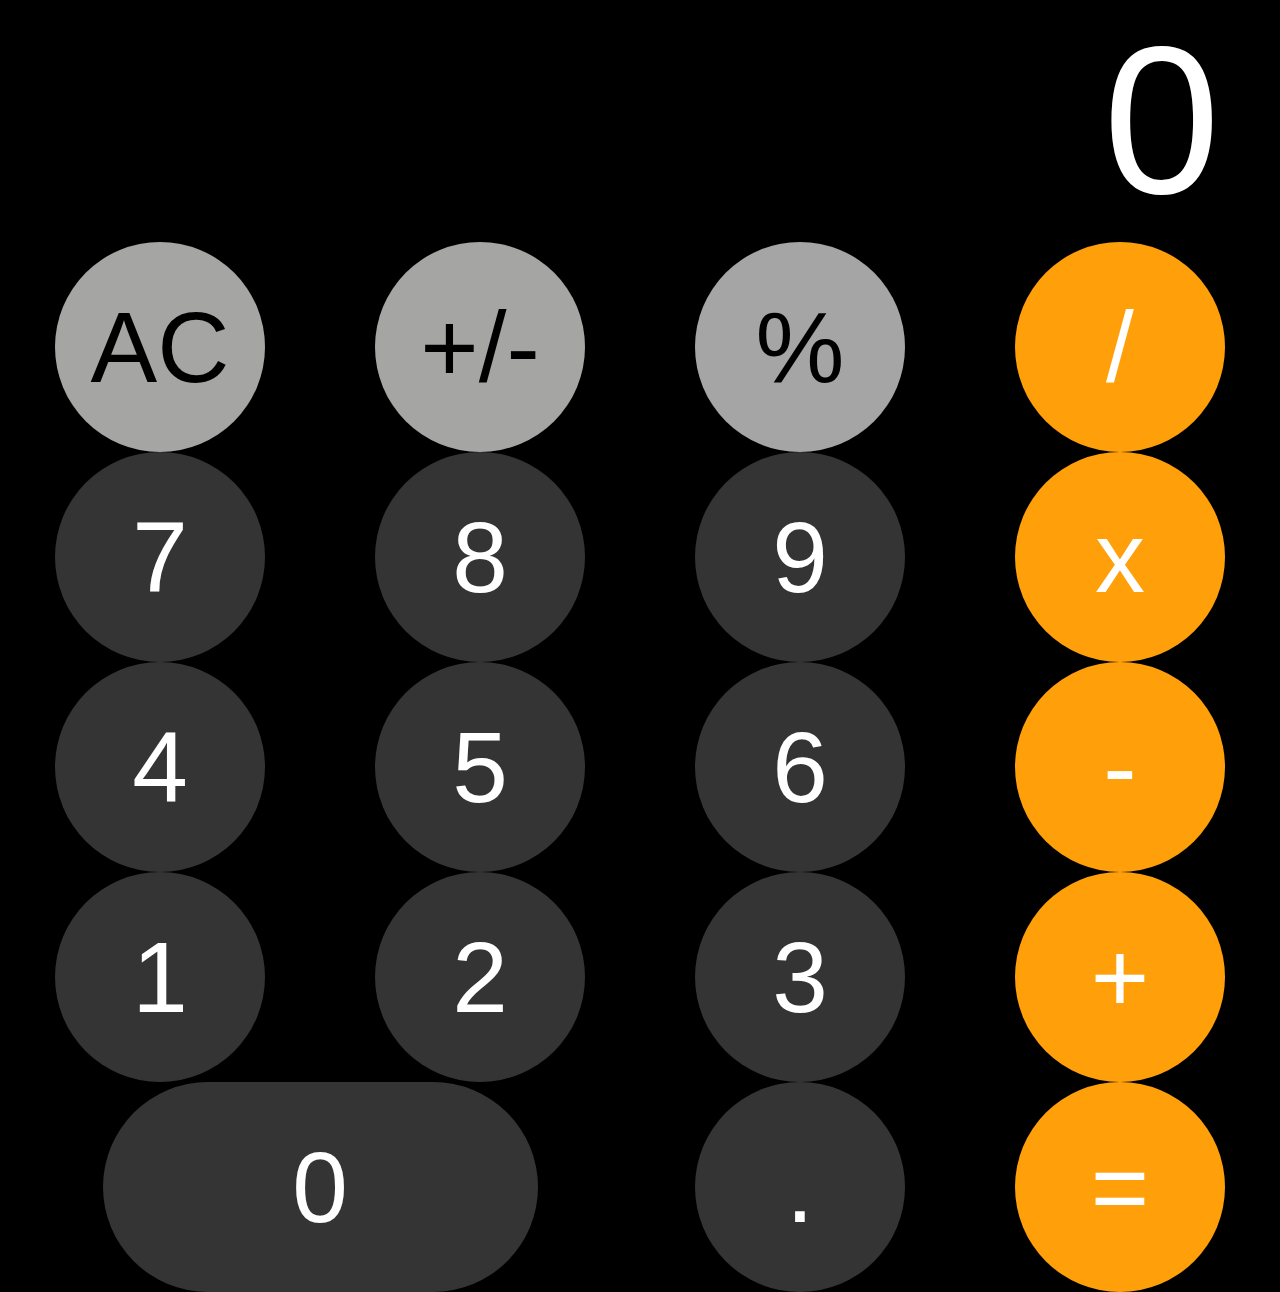
<file: Apple Calculator/index.html>
<!DOCTYPE html>
<html lang="en">
<head>
    <meta charset="UTF-8">
    <meta name="viewport" content="width=device-width, initial-scale=1.0">
    <title>IOS Calculator</title>

    <link rel="stylesheet" href="style.css" />
</head>
<body>
    <div class="container">
        <div class="result">
            <span>0</span>
        </div>
        
        <div class="buttons">
            <button class="item item1 clear">AC</button>
            <button class="item item1 negative" value="+/\">+/-</button>
            <button class="item percent sign" value="%">%</button>
            <button class="item item2 sign" value="/">/</button>
            <button class="item numbers" value="7">7</button>
            <button class="item numbers" value="8">8</button>
            <button class="item numbers" value="9">9</button>
            <button class="item item2 sign" value="x">x</button>
            <button class="item numbers" value="4">4</button>
            <button class="item numbers" value="5">5</button>
            <button class="item numbers" value="6">6</button>
            <button class="item item2 sign" value="-">-</button>
            <button class="item numbers" value="1">1</button>
            <button class="item numbers" value="2">2</button>
            <button class="item numbers" value="3">3</button>
            <button class="item item2 sign" value="+">+</button>
            <button class="item numbers numberZero" value="0">0</button>
            <button class="item period">.</button> <!--What am I going to do with this period button?-->
            <button class="item item2 equals" value="equals">=</button>
        </div>

    </div>

    <script src="index.js"></script>
</body>
</html>
</file>
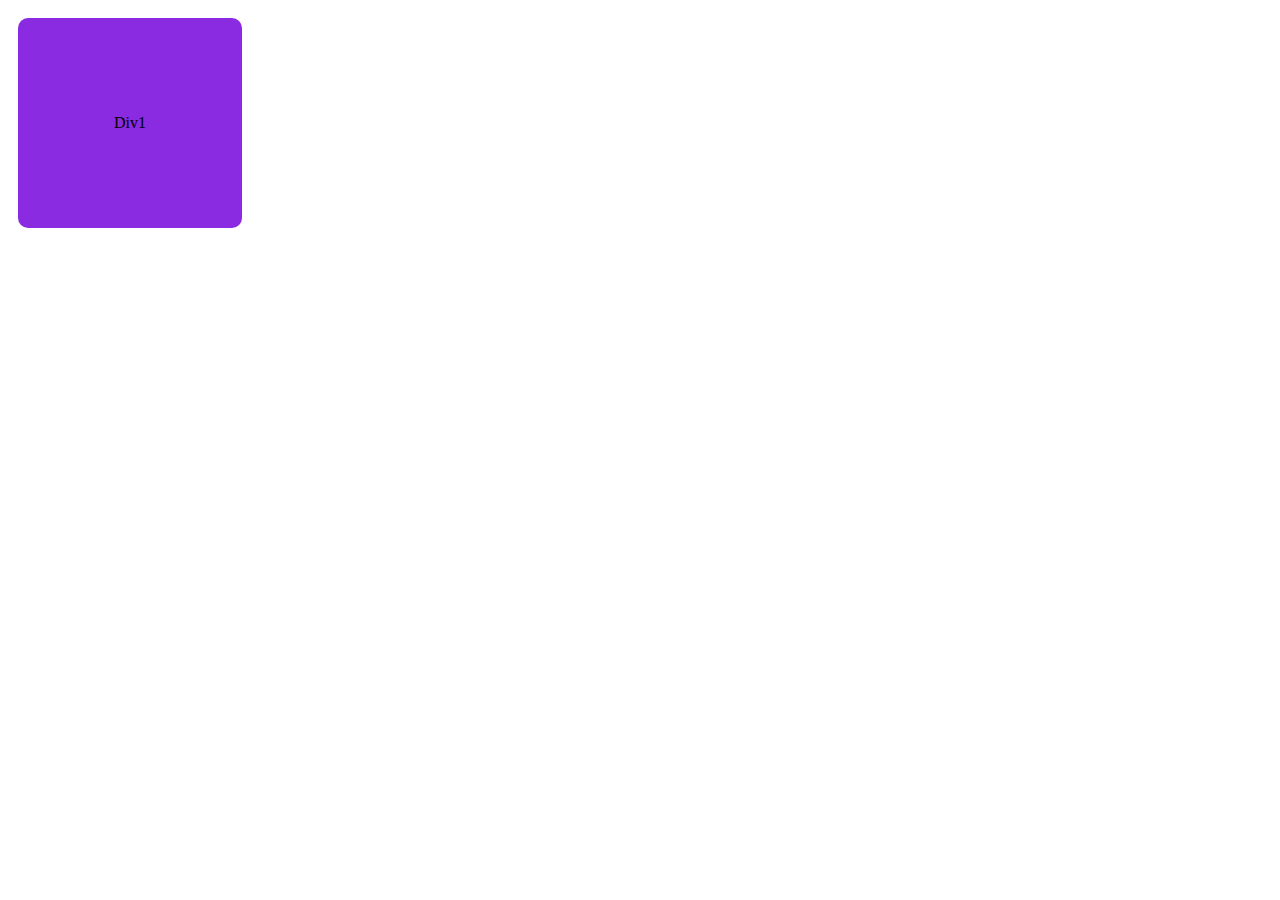
<file: Elements/shapes/index.html>
<!DOCTYPE html>
<html lang="en">
<head>
    <meta charset="UTF-8">
    <meta name="viewport" content="width=device-width, initial-scale=1.0">
    <title>experimenting for CSS</title>

    <link rel="stylesheet" href="style.css" />
</head>
<body>
    <div class="div1">Div1</div>
    <div class="div2"></div>
    <div class="div3"></div>
    <div class="div4"></div>
    <div class="div5"></div>
    <div class="div6"></div>
</body>
</html>
</file>
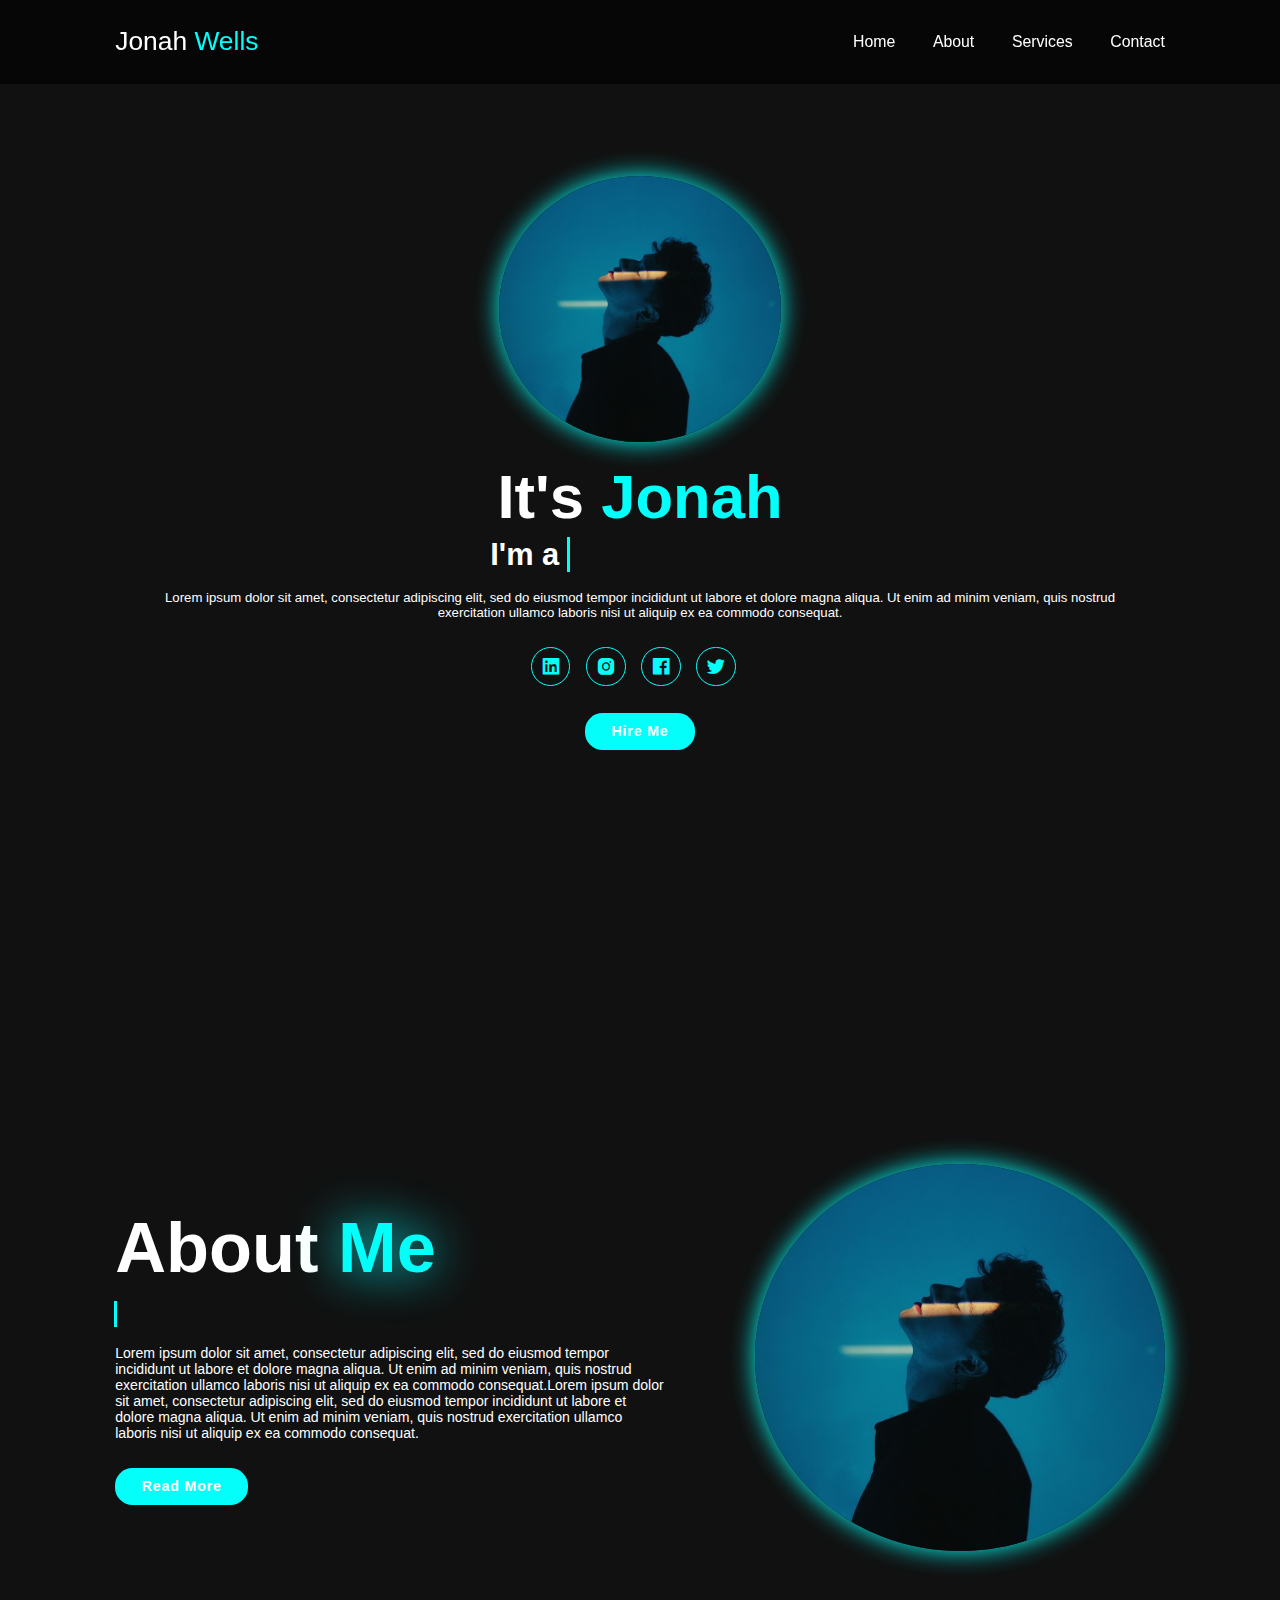
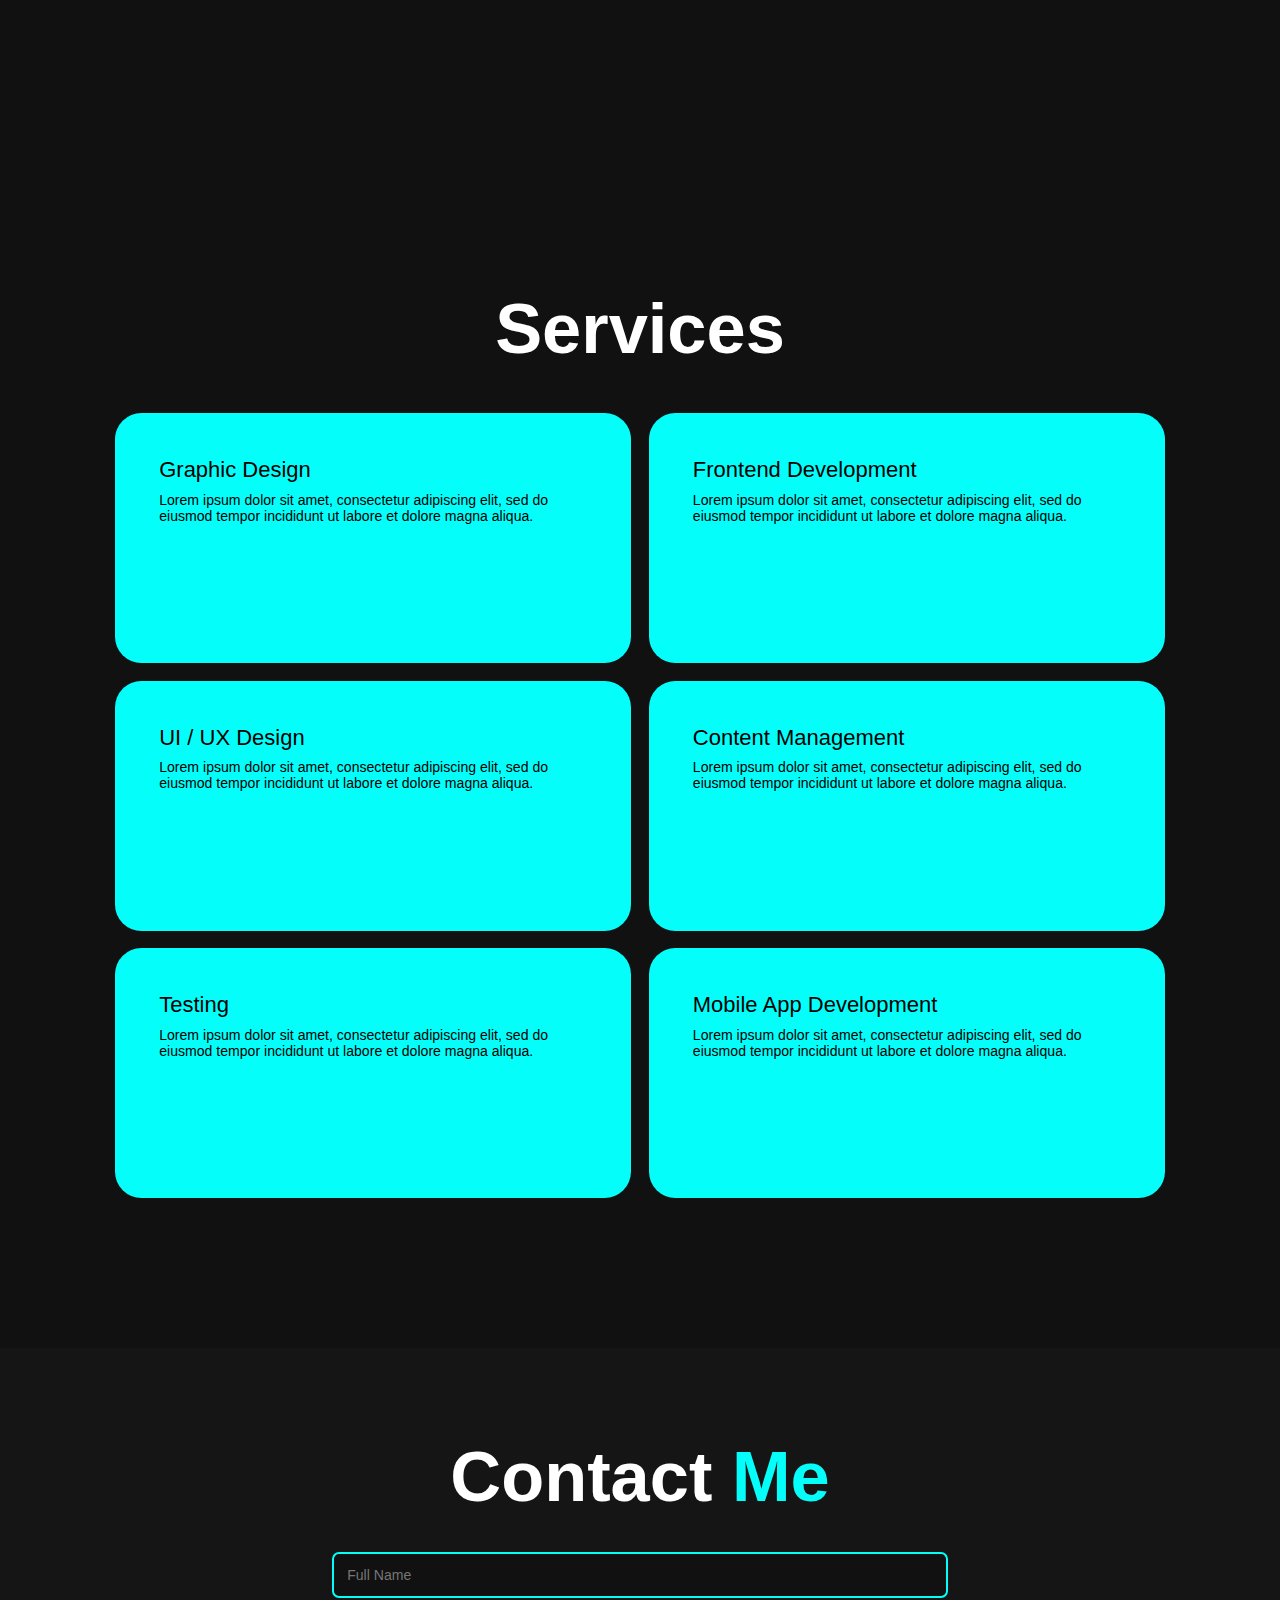
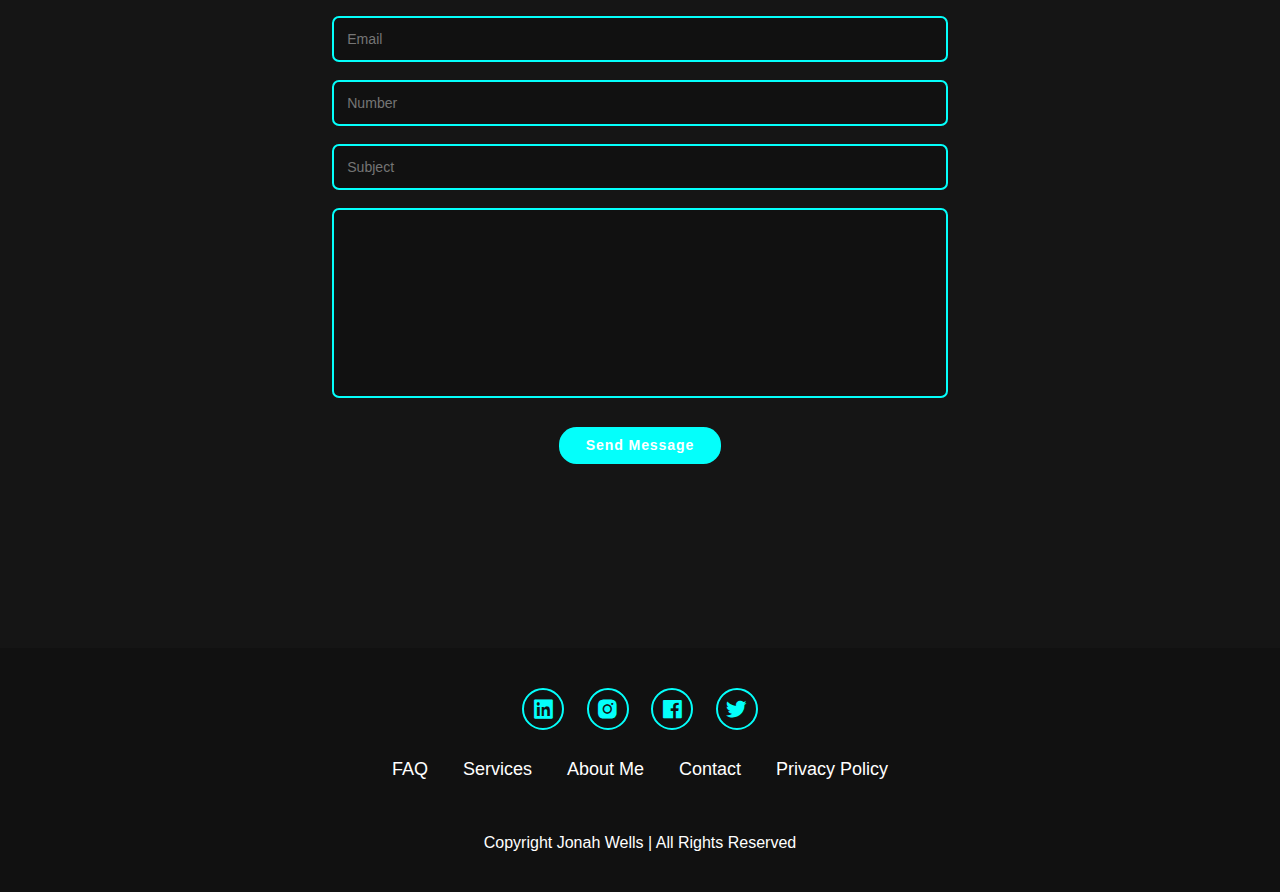
<file: Follow-along/cool-portfolio/index.html>
<!DOCTYPE html>
<html lang="en">
  <head>
    <meta charset="UTF-8" />
    <meta name="viewport" content="width=device-width, initial-scale=1.0" />
    <title>Cool Portfolio - Tutorial</title>
    <link rel="stylesheet" href="style.css" />
    <link
      href="https://unpkg.com/boxicons@2.1.4/css/boxicons.min.css"
      rel="stylesheet"
    />
  </head>
  <body>
    <header class="header">
      <a href="#home" class="logo">Jonah <span>Wells</span></a>

      <i class="bx bx-menu" id="menu-icon"></i>

      <nav class="navbar">
        <a href="#home">Home</a>
        <a href="#about">About</a>
        <a href="#services">Services</a>
        <a href="#contact">Contact</a>
      </nav>
    </header>

    <section class="home" id="home">
      <div class="home-img">
        <img src="image.jpg" alt="" />
      </div>

      <div class="home-content">
        <h1>It's <span>Jonah</span></h1>
        <h3 class="text-animation">I'm a <span></span></h3>

        <p>
          Lorem ipsum dolor sit amet, consectetur adipiscing elit, sed do
          eiusmod tempor incididunt ut labore et dolore magna aliqua. Ut enim ad
          minim veniam, quis nostrud exercitation ullamco laboris nisi ut
          aliquip ex ea commodo consequat.
        </p>

        <div class="social-icons">
          <a href="#"><i class="bx bxl-linkedin-square"></i></a>
          <a href="#"><i class="bx bxl-instagram-alt"></i></a>
          <a href="#"><i class='bx bxl-facebook-square' ></i></i></a>
          <a href="#"><i class="bx bxl-twitter"></i></a>
        </div>

        <a href="#" class="btn">Hire Me</a>
      </div>
    </section>

    <section class="about" id="about">
      <div class="about-content">
        <h2 class="heading">About <span>Me</span></h2>
        <h3 class="text-animation"><span></span></h3>
        <p>Lorem ipsum dolor sit amet, consectetur adipiscing elit, sed do
          eiusmod tempor incididunt ut labore et dolore magna aliqua. Ut enim ad
          minim veniam, quis nostrud exercitation ullamco laboris nisi ut
          aliquip ex ea commodo consequat.Lorem ipsum dolor sit amet, consectetur adipiscing elit, sed do
          eiusmod tempor incididunt ut labore et dolore magna aliqua. Ut enim ad
          minim veniam, quis nostrud exercitation ullamco laboris nisi ut
          aliquip ex ea commodo consequat.</p>
          <a href="#" class="btn">Read More</a>
      </div>
      <div class="about-img">
        <img src="image.jpg" alt="">
      </div>
    </section>

    <section class="services" id="services">
      <h2 class="heading">Services</h2>
      <div class="services-container">
        <div class="service-box">
          <div class="service-info">
            <h4>Graphic Design</h4>
            <p>Lorem ipsum dolor sit amet, consectetur adipiscing elit, sed do
              eiusmod tempor incididunt ut labore et dolore magna aliqua.</p>
          </div>
        </div>
        <div class="service-box">
          <div class="service-info">
            <h4>Frontend Development</h4>
            <p>Lorem ipsum dolor sit amet, consectetur adipiscing elit, sed do
              eiusmod tempor incididunt ut labore et dolore magna aliqua.</p>
          </div>
        </div>
        <div class="service-box">
          <div class="service-info">
            <h4>UI / UX Design</h4>
            <p>Lorem ipsum dolor sit amet, consectetur adipiscing elit, sed do
              eiusmod tempor incididunt ut labore et dolore magna aliqua.</p>
          </div>
        </div>
        <div class="service-box">
          <div class="service-info">
            <h4>Content Management</h4>
            <p>Lorem ipsum dolor sit amet, consectetur adipiscing elit, sed do
              eiusmod tempor incididunt ut labore et dolore magna aliqua.</p>
          </div>
        </div>
        <div class="service-box">
          <div class="service-info">
            <h4>Testing</h4>
            <p>Lorem ipsum dolor sit amet, consectetur adipiscing elit, sed do
              eiusmod tempor incididunt ut labore et dolore magna aliqua.</p>
          </div>
        </div>
        <div class="service-box">
          <div class="service-info">
            <h4>Mobile App Development</h4>
            <p>Lorem ipsum dolor sit amet, consectetur adipiscing elit, sed do
              eiusmod tempor incididunt ut labore et dolore magna aliqua.</p>
          </div>
        </div>
      </div>
    </section>

    <section class="contact" id="contact">
      <h2 class="heading">Contact <span>Me</span></h2>

      <form action="#">
        <div class="input-box">
          <input type="text" placeholder="Full Name">
        <input type="email" placeholder="Email">
      </div>
      <div class="input-box">
        <input type="number" placeholder="Number">
        <input type="text" placeholder="Subject">
      </div>

      <textarea name="" id="" cols="30" rows="10" placeholder="Your Message">
      </textarea>
      <input type="submit" value="Send Message" class="btn">
      </form>
    </section>
    
    <footer class="footer">
      <div class="social">
        <a href="#"><i class="bx bxl-linkedin-square"></i></a>
          <a href="#"><i class="bx bxl-instagram-alt"></i></a>
          <a href="#"><i class='bx bxl-facebook-square' ></i></i></a>
          <a href="#"><i class="bx bxl-twitter"></i></a>
      </div>
      <ul class="list">
        <li>
          <a href="#">FAQ</a>
        </li>
        <li>
          <a href="#">Services</a>
        </li>
        <li>
          <a href="#">About Me</a>
        </li>
        <li>
          <a href="#">Contact</a>
        </li>
        <li>
          <a href="#">Privacy Policy</a>
        </li>
      </ul>
      <p class="copyright">
        Copyright Jonah Wells | All Rights Reserved
      </p>
    </footer>

    <script src="script.js"></script>
  </body>
</html>
</file>
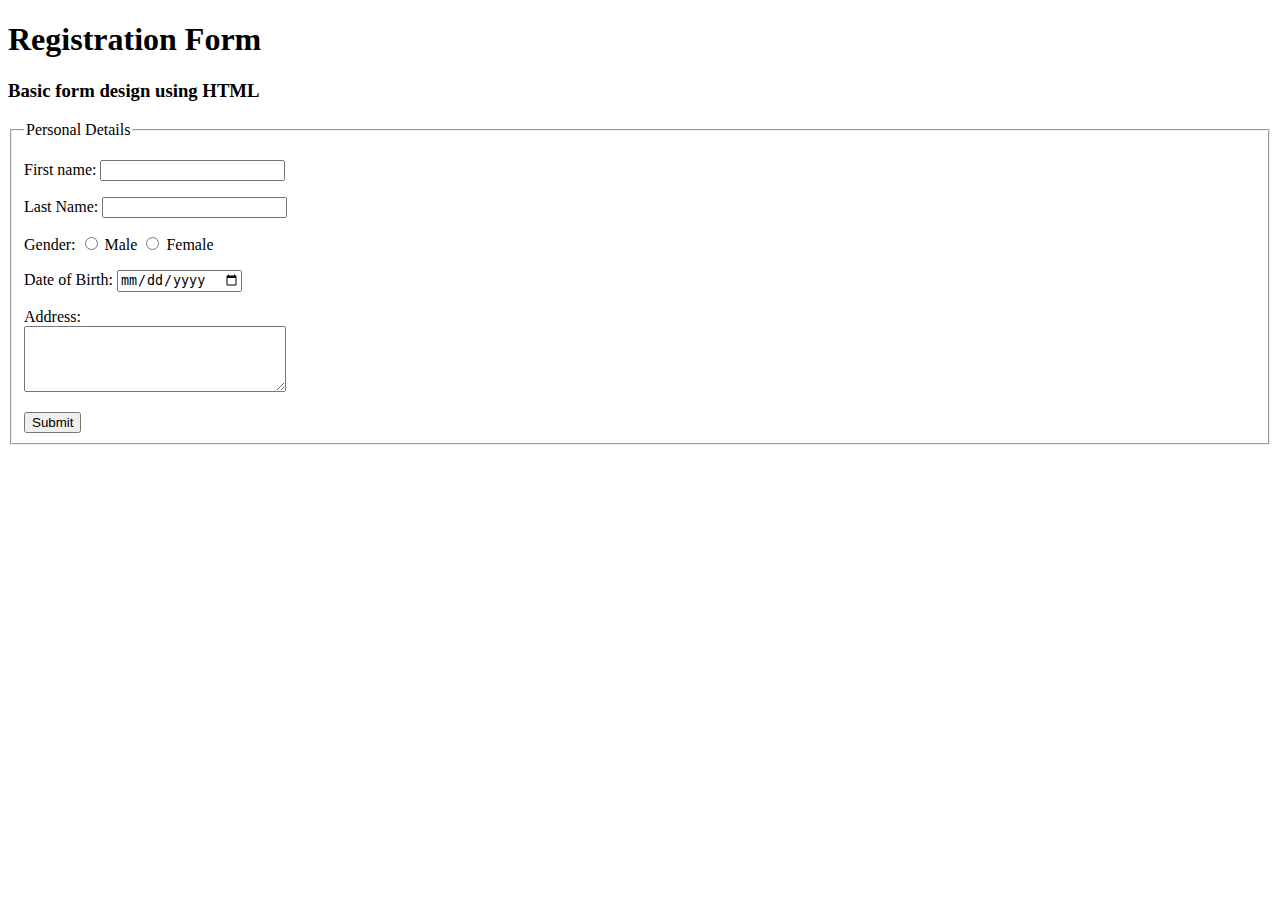
<file: Web Projects/Practice/index.html>
<!DOCTYPE html>
<html lang="en">
    <head>
        <title>Basic Personal Information</title>
    </head>

<body>
    <h1>Registration Form</h1>
    <h3>Basic form design using HTML </h3>

    <form action="#">
        <fieldset>
            <legend>Personal Details</legend>
            <p>
                <label>First name: <input name="firstName"> </label>
            </p>

            <p>
                <label>Last Name: <input name="lastName"></label>
            </p>

            <p>
                <label>Gender: <input type="radio" name="gender" value="male"/> Male
                                <input type="radio" name="gender" value="female"/> Female</label>
            </p>

            <p>
                <label>Date of Birth: <input type="date" name="date" value="date"></label>
            </p>

            <p>
                <label>Address:</label><br>
                <textarea name="address" cols="30" rows="4"></textarea>
            </p>

            <button type="submit">Submit </button>
        </fieldset>

    </form>

</body>

</html>
</file>
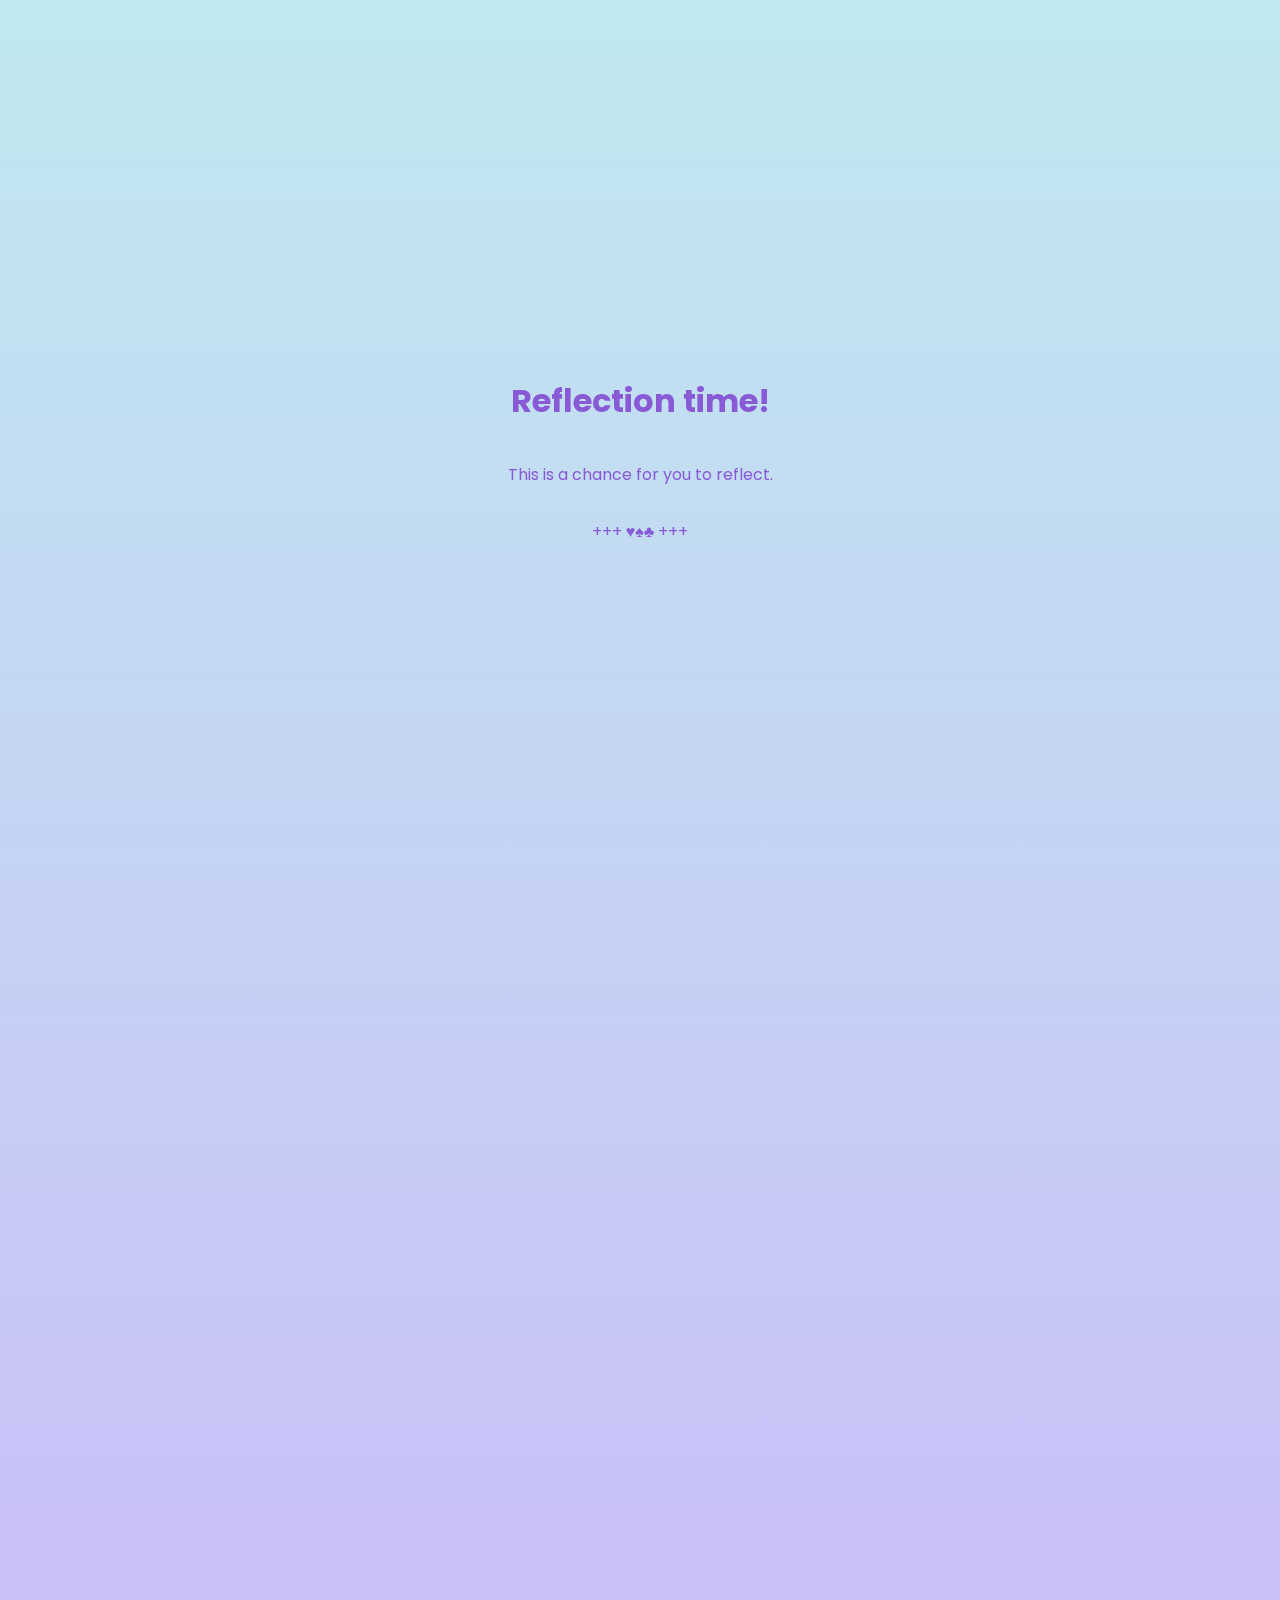
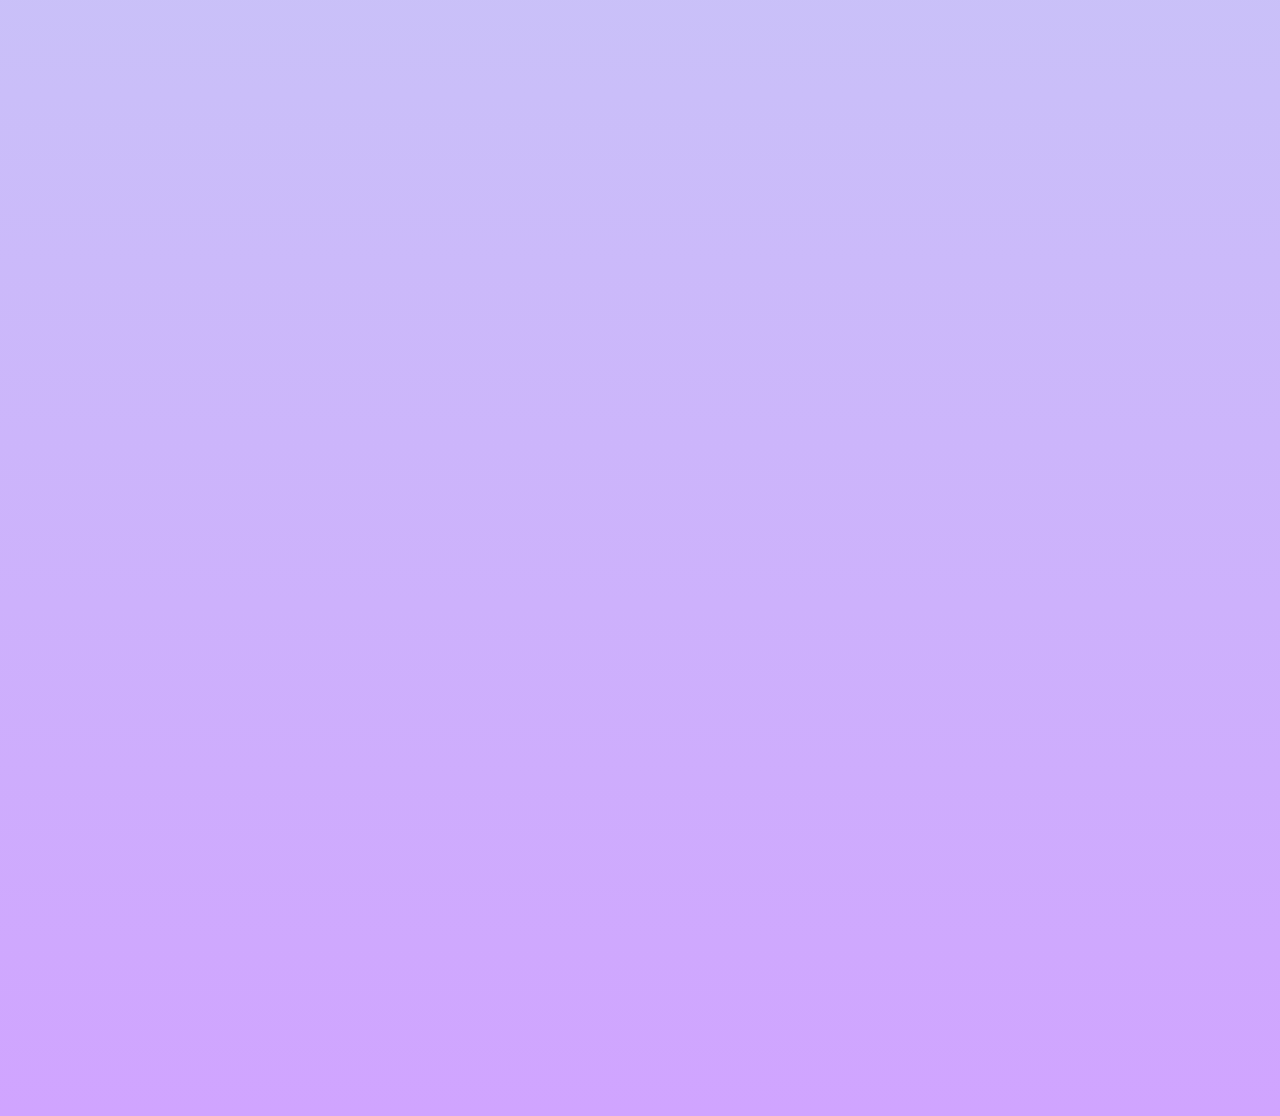
<file: Web Projects/Web Development/index.html>
<!DOCTYPE html>
<html lang="en">
<head>
    <meta charset="UTF-8">
    <meta http-equiv="X-UA-Compatible" content="IE=edge">
    <meta name="viewport" content="width=device-width, initial-scale=1.0">

    <link rel="stylesheet" href="styles.css">
    <script defer src="app.js"></script>

    <title>Reflect</title> <!--Reflect cuz when I try to reflect on the things I am doing, I need to look through a mirror to see my reflection of what I have become while I am not aware or conscious of myself-->
</head>
<body>
    <section class="hidden">
        <h1>Reflection time!</h1>
        <p>This is a chance for you to reflect.</p>
        <p>&plus;+&plus; &hearts;&spades;&clubs; &plus;+&plus;</p>
    </section>

    <section class="hidden">
        <h2>First step.</h2>
        <p>One step closer.</p>
        <p>&#x2b;</div></p>
    </section>

    <section class="hidden">
        <h2>Let's get through this journey together.</h3>
        <p>I'm rooting for you.</p>
    </section>
</body>
</html>
</file>
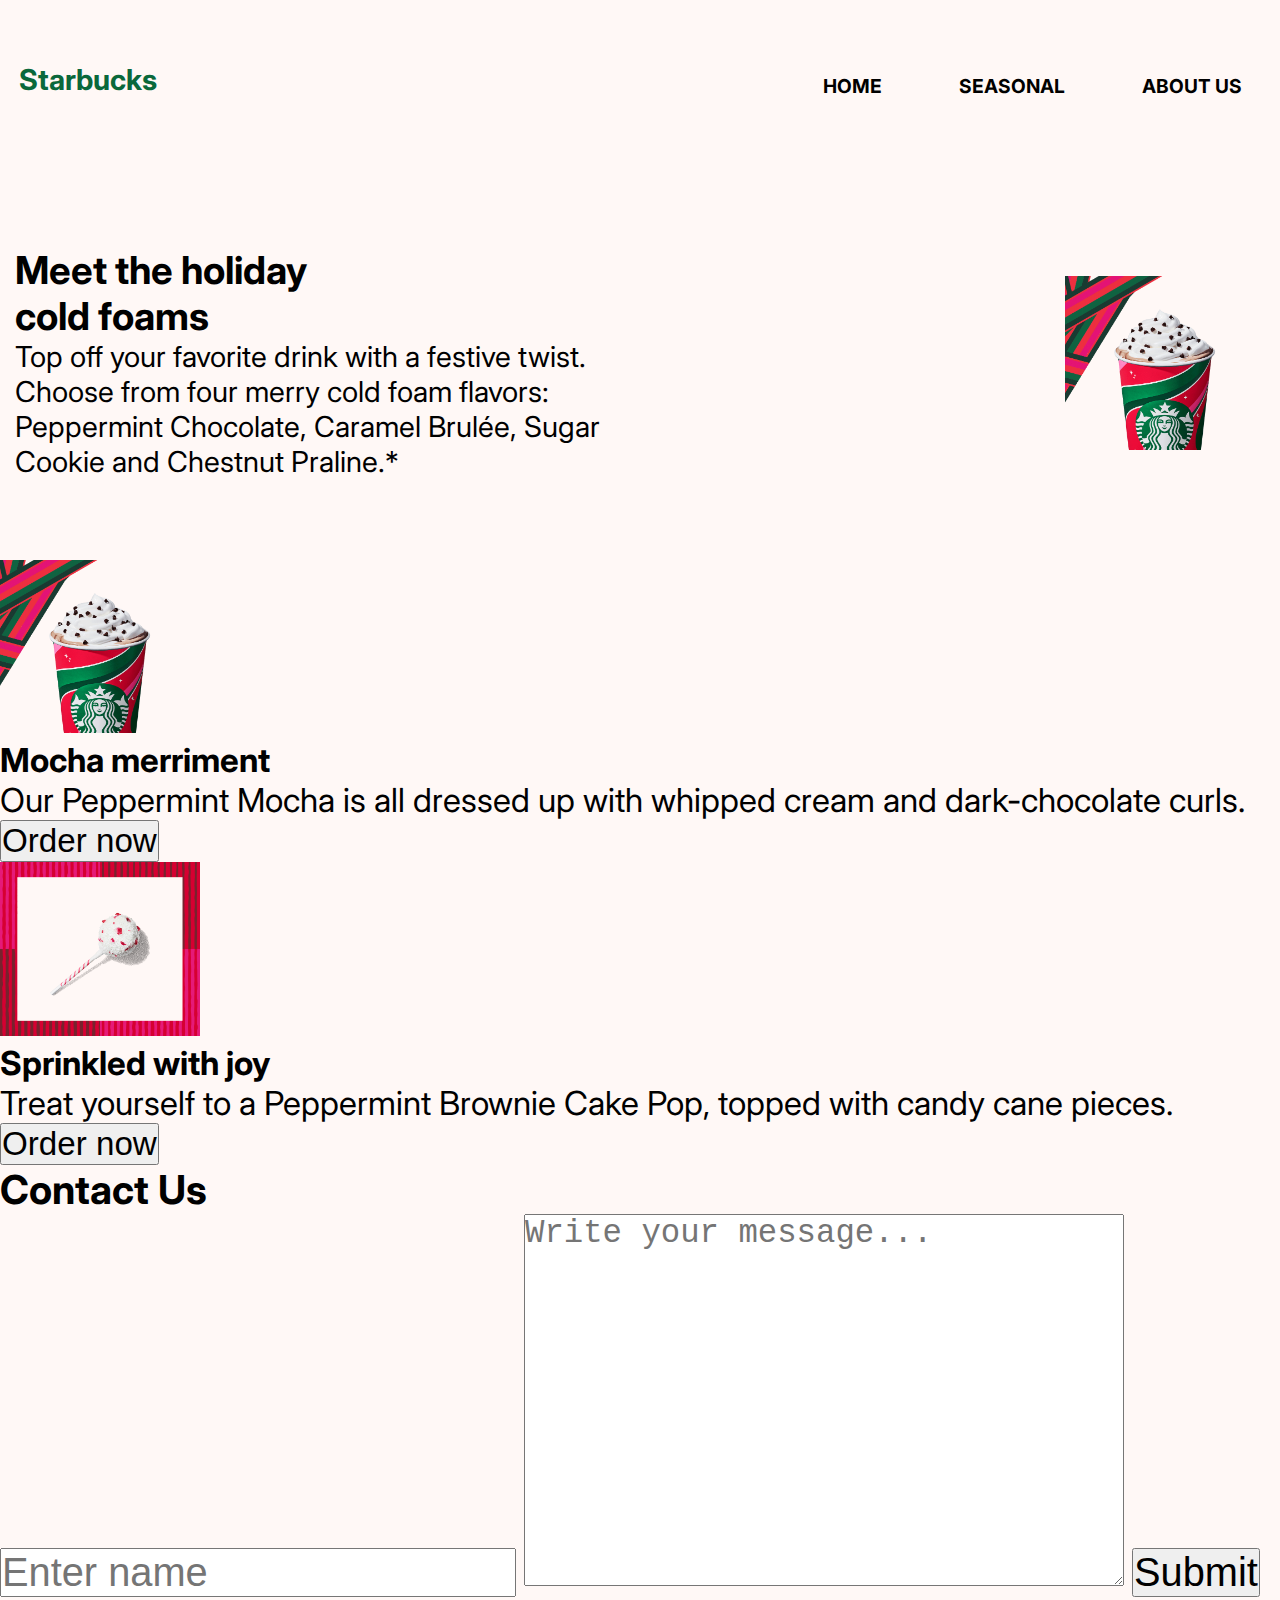
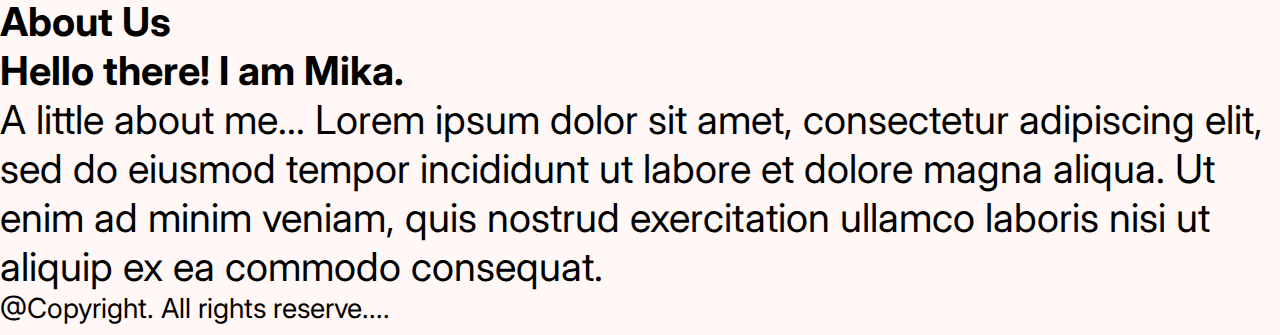
<file: Web Projects/staticWebpage/LandingPage2_SB/index.html>
<!DOCTYPE html>
<html lang="en">
<head>
    <meta charset="UTF-8">
    <meta name="viewport" content="width=device-width, initial-scale=1.0">
    <link rel="stylesheet" href="styles.css">
    <title>Starbucks Landing Page</title>
</head>
<body>
    <nav>
        <div class="nav__logo"><a href="#">Starbucks</a></div>
        <ul class="nav__links">
            <li class="links"><a href="#">Home</a></li>
            <li class="links"><a href="#">Seasonal</a></li>
            <li class="links"><a href="#">About Us</a></li>
        </ul>
    </nav>
    <section class="top__container">
        <div class="text__container">
            <h1>Meet the holiday<br/>cold foams</h1>
        <p>Top off your favorite drink with a festive twist. Choose from four merry cold foam flavors: Peppermint Chocolate, Caramel Brulée, Sugar Cookie and Chestnut Praline.*</p>
        </div>
        
        <img id="top__img" src="seasonal drink.png" width="200px" alt="header">
    </section>
    <section class="drink__container">
        <img src="seasonal drink.png" width="200px" alt="drink">
        <h1>Mocha merriment</h1>
        <p>Our Peppermint Mocha is all dressed up with whipped cream and dark-chocolate curls.</p>
        <button class="order">Order now</button>
    </section>
    <section class="food__container">
        <img src="seasonal food.png" width="200px" alt="food">
        <h1>Sprinkled with joy</h1>
        <p>Treat yourself to a Peppermint Brownie Cake Pop, topped with candy cane pieces.</p>
        <button class="order">Order now</button>
    </section>
    <section class="bottom__container">
        <div class="User message">
            <h2>Contact Us</h2>
            <input type="text" placeholder="Enter name">
            <textarea name="" placeholder="Write your message..." id="" cols="30" rows="10"></textarea>
            <input type="submit">
        </div>
        <div class="about_us">
            <h2>About Us</h2>
            <h3>Hello there! I am Mika.</h3>
            <p>A little about me... Lorem ipsum dolor sit amet, consectetur adipiscing elit, sed do eiusmod tempor incididunt ut labore et dolore magna aliqua. Ut enim ad minim veniam, quis nostrud exercitation ullamco laboris nisi ut aliquip ex ea commodo consequat. </p>
        </div>
    </section>
    <footer>@Copyright. All rights reserve....</footer>
</body>
</html>
</file>
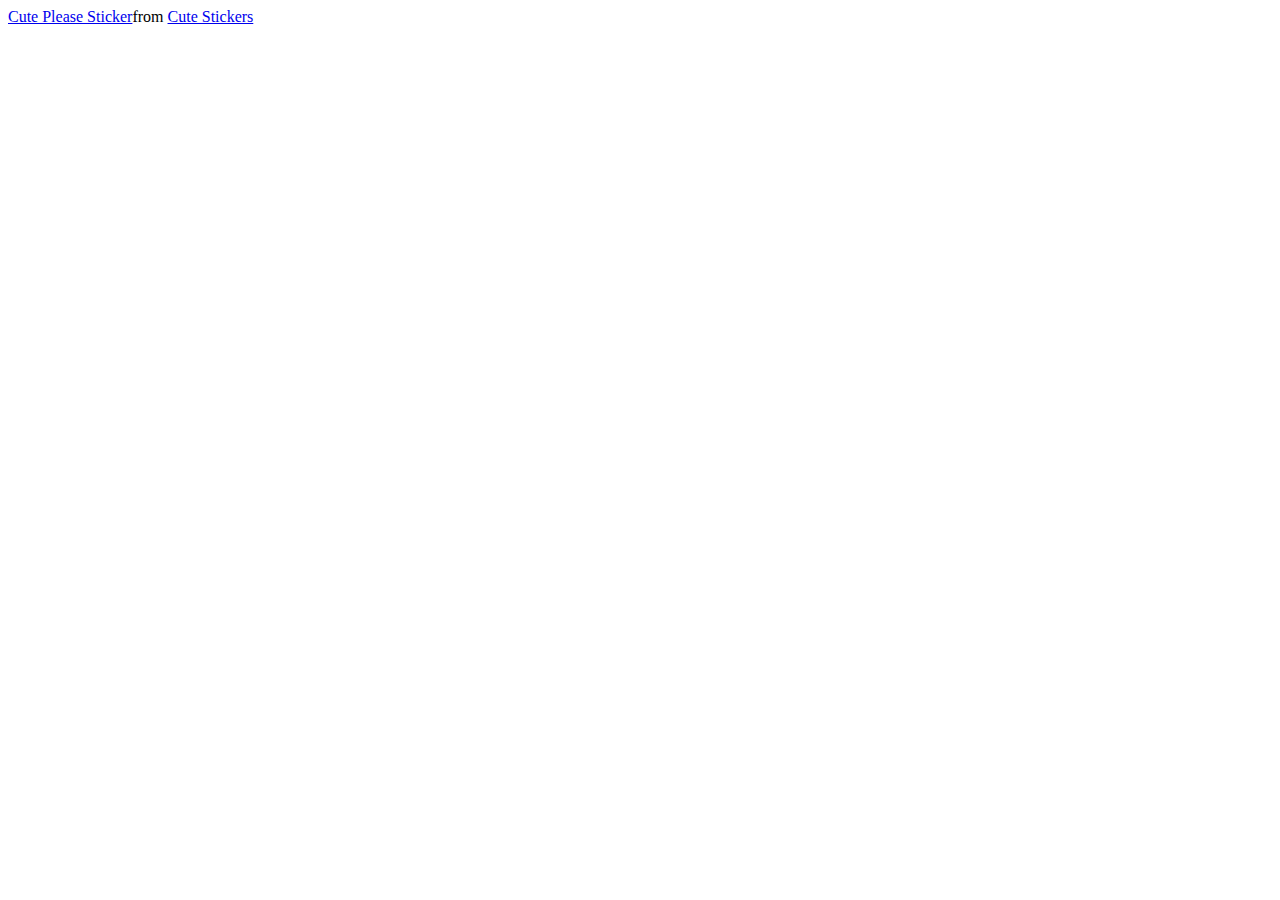
<file: Web Projects/Web Development/Date/index.html>
<!DOCTYPE html>
<html lang="en">
<head>
    <meta charset="UTF-8">
    <meta name="viewport" content="width=device-width, initial-scale=1.0">
    <title>You will date me</title>
</head>
<body>
    <div class="tenor-gif-embed" data-postid="20509445" data-share-method="host" data-aspect-ratio="1.23552" data-width="100%"><a href="https://tenor.com/view/cute-please-pretty-anime-sparkle-gif-20509445">Cute Please Sticker</a>from <a href="https://tenor.com/search/cute-stickers">Cute Stickers</a></div> <script type="text/javascript" async src="https://tenor.com/embed.js"></script>
</body>
</html>
</file>
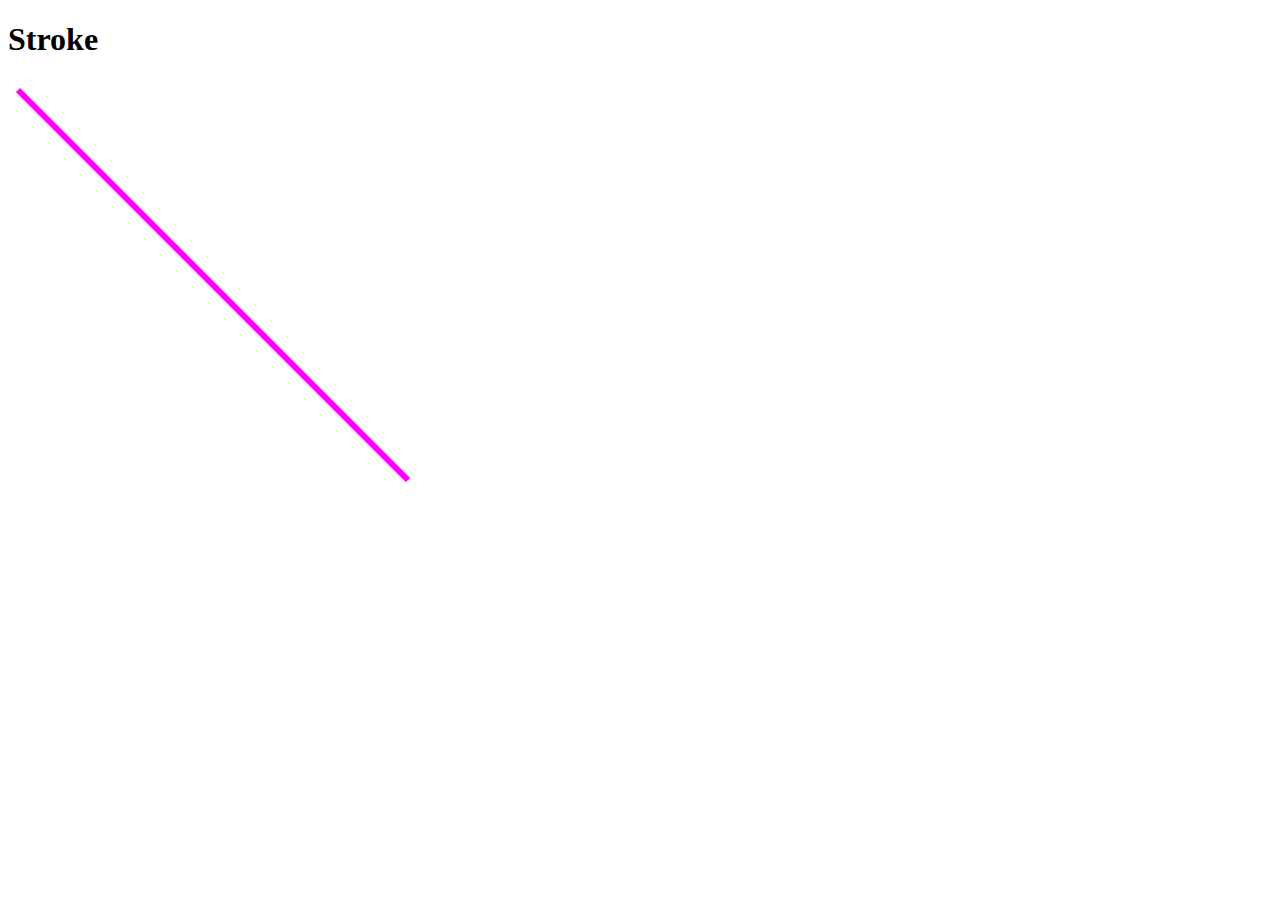
<file: Web Projects/Practice/index2.html>
<!DOCTYPE html>
<html>
    <!--draw a stroke with me
        SVG stands for Scalable Vector Graphics
        It is used to define graphics for Web
        -->
    <body>
        <h1>Stroke</h1>
        <svg height="402" width="600">
            <line x1="10" y1="10" x2="400" y2="400"
                style="stroke:rgb(255, 0, 255);stroke-width:6" />
        </svg>
    </body>
</html>
</file>
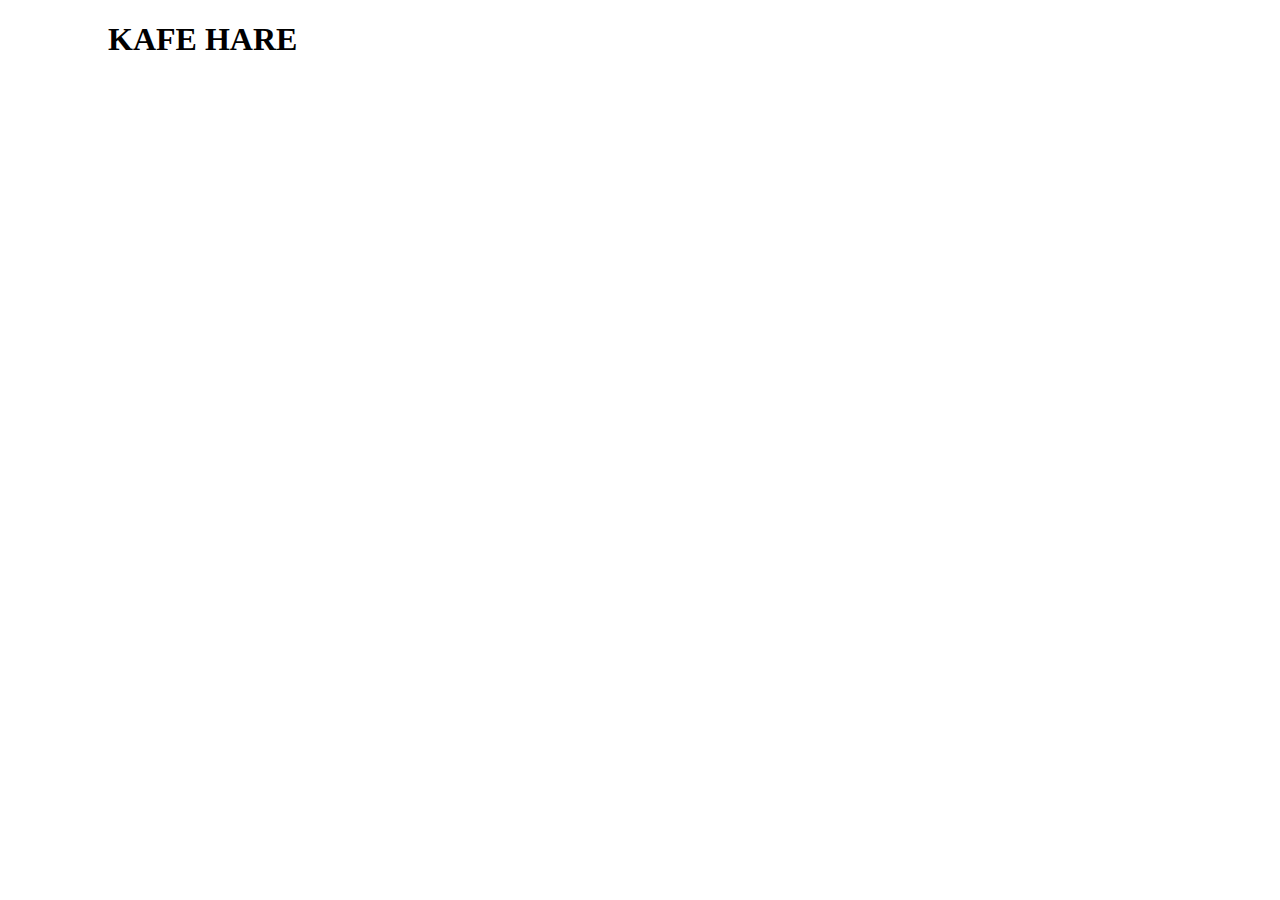
<file: Web Projects/Web Development/index1.html>
<!DOCTYPE html>
<html lang="en">

<!-- Kafe Hare is a coffee blog, target audiences are college students who are coffee lovers. Hot or cold, decaffinated or not. Purely, Coffee theme -->

<head>
    <meta charset="UTF-8">
    <meta name="viewport" content="width=device-width, initial-scale=1.0">
    <link rel="stylesheet" href="styles1.css">
    <title>Kafe Hare</title>
</head>
<body>
    <h1>KAFE HARE</h1>
</body>
</html>
</file>
<file: Apple Calculator/style.css>
* {
    padding: 0;
    margin: 0;
}

html, body #fullheight {
    min-height: 100% !important;
    height: 100%;
    font-family: Arial, Helvetica, sans-serif;
    background-color: black;
}

.container {
    height: 100%;
    background: black;
}

.result {
    display: flex;
    justify-content: flex-end;
    align-items: flex-end;
    color: white;
    height: 39%;
}

.result span {
    margin-right: 60px;
    font-size: 210px;
    justify-self: flex-end;
}

.buttons {
    width: 100%;
    height: 60%;
    background-color: black;
    display: grid;
    grid-template-columns: 25% 25% 25% 25%;
}

.item {
    display: flex;
    justify-content: center;
    align-items: center;
    font-size: 100px;
    color: white;
    border-radius: 100%;
    width: 210px;
    height: 210px;
    padding: 10px;  
    cursor: pointer;
    align-self: center;
    justify-self: center;
}

.percent {
    background-color: #a5a5a5;
    border: none;
    color: black;
}

.item1 {
    background-color: #a5a5a3;
    border: none;
    color: black;
}

.item2 {
    background-color: #ff9f0a;
    border: none;
}

.numbers, .period {
    background-color: #343434;
    border: none;
}

.numberZero {
    background-color: #343434;
    width: 435px;
    border-radius: 135px;
    grid-column: span 2;
    border: none;
}
</file>
<file: Elements/shapes/style.css>
:root {
    --first-color: blueviolet;
}

div {
    margin: 10px;
}

.div1 {
    background-color: blueviolet;
    border-radius: 10px;
    padding: 6rem;
    display: inline-block;
    place-items: center;
}

.div2 {
    
}
</file>
<file: Follow-along/cool-portfolio/style.css>
* {
  margin: 0;
  padding: 0;
  box-sizing: border-box;
  text-decoration: none;
  border: none;
  outline: none;
  scroll-behavior: smooth;
  font-family: 'Poppins', sans-serif;
}
:root {
  --bg-color: #111111;
  --second-bg-color: #151515;
  --text-color: white;
  --main-color: #04fffb;
}
html {
  font-size: 62.5%;
  overflow-x: hidden;
}
body {
  background: var(--bg-color);
  color: var(--text-color);
}
.header {
  position: fixed;
  top: 0;
  left: 0;
  width: 100%;
  padding: 3rem 9%;
  background: rgba(0, 0, 0, 0.6);
  backdrop-filter: blur(10px);
  display: flex;
  justify-content: space-between;
  align-items: center;
  z-index: 100;
}
.logo {
  font-size: 3rem;
  color: var(--text-color) fontw 800;
  cursor: pointer;
  transition: 0.3s ease-in-out;
}
.logo:hover {
  transform: scale(1.1);
}
.navbar a {
  font-size: 1.8rem;
  color: white;
  margin-left: 4rem;
  font-weight: 500;
  transition: 0.3s ease-in-out;
  border-bottom: 3px solid transparent;
}
.navbar a:hover,
.navbar a.active {
  color: var(--main-color);
  border-bottom: 3px solid var(--main-color);
}
#menu-icon {
  font-size: 3.6rem;
  color: var(--main-color);
  display: none;
}
section {
  min-height: 100vh;
  padding: 10rem 9% 10rem;
}
.home {
  display: flex;
  align-items: center;
  justify-content: center;
  flex-direction: column;
  gap: 1rem;
}
.home-content {
  display: flex;
  align-items: center;
  justify-content: center;
  flex-direction: column;
  text-align: center;
  margin-top: 3rem;
}
span {
  color: var(--main-color);
}
.logo span {
  color: var(--main-color);
}
.home-content h3 {
  margin: 1rem 0 2rem 0;
  font-size: 3.5rem;
}
.home-content h1 {
  font-size: 7rem;
  font-weight: 700;
  margin-top: 1.5rem;
  line-height: 1;
}
.home-img {
  border-radius: 50%;
}
.home-img img {
  position: relative;
  top: 3rem;
  width: 22vw;
  border-radius: 50%;
  box-shadow: 0 0 25px var(--main-color);
  cursor: pointer;
  transition: 0.5s ease-in-out;
}
.home-img img:hover {
  box-shadow: 0 0 40px var(--main-color), 0 0 100px var(--main-color);
}
.home-content p {
  font-size: 1.5rem;
  font-weight: 500;
  max-width: 1000px;
}
.social-icons a {
  display: inline-flex;
  justify-content: center;
  align-items: center;
  width: 4.5rem;
  height: 4.5rem;
  background: transparent;
  border: 0.2rem solid var(--main-color);
  font-size: 2.5rem;
  border-radius: 50%;
  color: var(--main-color);
  margin: 3rem 1.5rem 3rem 0;
  transition: 0.3s ease-in-out;
}
.social-icons a:hover {
  color: white;
  transform: scale(1.2) translateY(-5px);
  box-shadow: 0 0 25px var(--main-color);
  background: var(--main-color);
}
.btn {
  display: inline-block;
  padding: 1rem 2.8rem;
  background: var(--main-color);
  font-size: 1.6rem;
  border-radius: 2rem;
  color: white;
  font-weight: 800;
  letter-spacing: 0.1rem;
  cursor: pointer;
  border: 2px solid transparent;
  transition: 0.3s ease-in-out;
}
.btn:hover {
  transform: scale(1.1);
  box-shadow: 0 0 25px var(--main-color);
}
.text-animation {
  font-size: 34px;
  font-weight: 600px;
  min-width: 280px;
}
.text-animation span {
  position: relative;
}
.text-animation span::before {
  content: 'Web Developer';
  color: var(--main-color);
  animation: words 20s infinite;
}
.text-animation span::after {
  content: '';
  background-color: var(--bg-color);
  position: absolute;
  width: calc(100% + 8px);
  height: 100%;
  border-left: 3px solid var(--main-color);
  right: -10px;
  animation: cursor -0.6s infinite, typing 20s steps(14) infinite;
}
@keyframes cursor {
  to {
    border-left: 2px solid var(--main-color);
  }
}
@keyframes words {
  0%,
  20% {
    content: 'Web Developer';
  }
  21%,
  40% {
    content: 'Graphic Designer';
  }
  41%,
  60% {
    content: 'UI /UX Designer';
  }
  61%,
  80% {
    content: 'Content Manager';
  }
  81%,
  100% {
    content: 'Software Tester';
  }
}
@keyframes typing {
  10%,
  15%,
  30%,
  35%,
  50%,
  55%,
  70%,
  75%,
  90%,
  95% {
    width: 0;
  }
  5%,
  20%,
  25%,
  40%,
  45%,
  60%,
  65%,
  80%,
  85% {
    width: calc(100% + 8px);
  }
}
.about {
  display: flex;
  justify-content: center;
  align-items: center;
  gap: 10rem;
  background: var(--bg-color);
  color: white;
}
.about h2 span {
  color: var(--main-color);
  text-shadow: 0 0 50px var(--main-color);
}
.about-img {
  border-radius: 50%;
}
.about-img img {
  position: relative;
  width: 32vw;
  border-radius: 50%;
  box-shadow: 0 0 25px var(--main-color);
  top: 1rem;
  cursor: pointer;
  transition: 0.4s ease-in-out;
}
.about-img img:hover {
  box-shadow: 0 0 50px var(--main-color), 0 0 100px var(--main-color);
}
.heading {
  text-align: center;
  font-size: 8rem;
}
.about-content h2 {
  text-align: left;
  line-height: 1.5;
}
.about-content h3 {
  font-size: 2.6rem;
}
.about-content p {
  font-size: 1.6rem;
  margin: 2rem 0 3rem;
}
.about-content text-animation span::before {
  content: 'Web Developer';
  color: var(--main-color);
  animation: words 20s infinite;
}
.about-content text-animation span::after {
  content: '';
  background-color: var(--second-bg-color);
  position: absolute;
  width: calc(100% + 8px);
  height: 100%;
  border-left: 3px solid var(--second-bg-color);
  right: -10px;
  animation: cursor -0.6s infinite, typing 20s steps(14) infinite;
}
::-webkit-scrollbar {
  width: 15px;
}
::-webkit-scrollbar-thumb {
  background-color: var(--main-color);
}
::-webkit-scrollbar-track {
  background-origin: var(--bg-color);
  width: 50px;
}
.services {
  background: var(--bg-color);
  color: white;
}
.services h2 {
  margin-bottom: 5rem;
  color: white;
}
.services-container {
  display: grid;
  grid-template-columns: 1fr 1fr 1fr;
  align-items: center;
  gap: 2rem;
}
.service-box {
  background-color: var(--main-color);
  color: black;
  height: 250px;
  border-radius: 3rem;
  cursor: pointer;
  transition: 0.3s ease-in-out;
}
.service-box:hover {
  background: white;
  color: var(--main-color);
  transform: scale(1.03);
}
.service-box .service-info {
  display: flex;
  flex-direction: column;
  text-align: left;
  max-height: 200px;
  justify-content: center;
  align-items: baseline;
  padding: 5em;
}
.service-info h4 {
  font-size: 2.5rem;
  font-weight: 500;
  margin-bottom: 1rem;
}
.service-info p {
  font-size: 1.6rem;
  font-weight: 400;
  max-height: 100px;
  margin: auto;
}
.contact {
  background-color: var(--second-bg-color);
}
.contact h2 {
  margin-bottom: 3rem;
  color: white;
}
.contact form {
  max-width: 70rem;
  margin: 1rem auto;
  text-align: center;
  margin-bottom: 3rem;
}
.contact form .input-box {
  display: flex;
  justify-content: center;
  flex-wrap: wrap;
}
.contact form .input-box input,
.contact form textarea {
  width: 100%;
  padding: 1.5rem;
  font-size: 1.6rem;
  color: var(--text-color);
  background-color: var(--bg-color);
  border-radius: 0.8rem;
  border: 2px solid var(--main-color);
  margin: 1rem 0;
  resize: none;
}
.contact form .btn {
  margin-top: 2rem;
}
.footer {
  position: relative;
  bottom: 0;
  width: 100%;
  padding: 40px 0;
  background-color: var(--bg-color);
}
.footer .social {
  text-align: center;
  padding-bottom: 25px;
  color: var(--main-color);
}
.footer .social a {
  font-size: 25px;
  color: var(--main-color);
  border: 2px solid var(--main-color);
  width: 42px;
  height: 42px;
  line-height: 42px;
  display: inline-block;
  text-align: center;
  border-radius: 50%;
  margin: 0 10px;
  transition: 0.3s ease-in-out;
}
.footer .social a:hover {
  transform: scale(1.2) translateY(-10px);
  background-color: var(--main-color);
  color: var(--text-color);
  box-shadow: 0 0 25px var(--main-color);
}
.footer ul {
  margin-top: 0;
  padding: 0;
  font-size: 18px;
  line-height: 1.6;
  margin-bottom: 0;
  text-align: center;
}
.footer ul li a {
  color: white;
  border-bottom: 3px solid transparent;
  transition: 0.3s ease-in-out;
}
.footer ul li a:hover {
  color: var(--main-color);
  border-bottom: 3px solid var(--main-color);
}
.footer ul li {
  display: inline-block;
  padding: 0 15px;
}
.footer .copyright {
  margin-top: 50px;
  text-align: center;
  font-size: 16px;
  color: white;
}

@media (max-width: 1285px) {
  html {
    font-size: 55%;
  }
  .services-container {
    padding-bottom: 7rem;
    grid-template-columns: repeat(2, 1fr);
    margin: 0 rem;
  }
}
@media (max-width: 991px) {
  header {
    padding: 2rem 3%;
  }
  section {
    padding: 10rem 3% 2rem;
  }
  .services {
    padding-bottom: 7rem;
  }
  .footer {
    padding: 2rem 3%;
  }
}
@media (max-width: 895px) {
  #menu-icon {
    display: block;
  }
  .navbar {
    position: absolute;
    top: 100%;
    right: 0;
    width: 50%;
    padding: 1rem 3%;
    background: rgba(0, 0, 0, 0.9);
    backdrop-filter: blur(20px);
    border-bottom-left-radius: 2rem;
    border-left: 2px solid var(--main-color);
    border-bottom: 2px solid var(--main-color);
    display: none;
  }
  .navbar.active {
    display: block;
  }
  .navbar a {
    display: block;
    font-size: 2rem;
    margin: 3rem 0;
    color: white;
  }
  .home {
    flex-direction: column;
    margin: 5rem 4rem;
  }
  .home-content h1 {
    font-size: 8rem;
    margin-top: 3rem;
  }
  .home-content p {
    max-width: 600px;
    margin: 0 auto;
  }
  .home-img img {
    width: 56vw;
    margin-top: -2rem;
  }
  .about {
    flex-direction: column-reverse;
  }
  .about-content {
    margin: 0 2rem 4rem;
  }
  .about img {
    width: 52vw;
    margin-top: 1rem;
    margin-bottom: 3rem;
  }
  .services h2 {
    margin-bottom: 3rem;
  }
  .services h2 {
    margin-bottom: 3rem;
  }
  .services-container {
    grid-template-columns: repeat(1, 1fr);
  }
}
</file>
<file: Web Projects/Web Development/styles.css>
@import url('https://fonts.googleapis.com/css?family=Poppins');
body {
    background-image: linear-gradient(#c0e9ef, #d0a4ff);
    color: #895ad6;
    font-family: 'Poppins', sans-serif;
}

section {
    display: grid;
    place-items: center;
    align-content: center;
    min-height: 100vh;
}

.hidden {
    opacity: 0;
    filter: blur(5px);
    transform: translateX(-100%);
    transition: all 2s;
}   

.show {
    opacity: 1;
    filter: blur(0);
    transform: translateX(0);
}
</file>
<file: Web Projects/staticWebpage/LandingPage2_SB/styles.css>
@import url('https://fonts.googleapis.com/css2?family=Inter:wght@300;700&display=swap');

:root {
    --bg-color: #fff8f6;
    --button-links: #0a683b;
    --primary-texts: #000;
    --secondary-texts: #fff;
}

* {
    padding: 0;
    margin: 0;
    box-sizing: border-box;
    font-size: larger;
}

body {
    font-family: 'Inter', sans-serif;
    background-color: var(--bg-color);
}

nav {
    max-width: 1300px;
    margin: auto;
    margin-top: 1em;
    padding: 1rem;
    height: 100px;
    display: flex;
    align-items: center;
    justify-content: space-between;
}

.nav__logo a{
    font-size: 1.5rem;
    font-weight: bold;
    text-decoration: none;
    color: #0A683B;
    transition: 0.3s;
}

.nav__links {
    list-style: none;
    display: flex;
    align-items: center;
    gap: 2rem;
    text-transform: uppercase;
}

.links a{
    padding: .5rem 1rem;
    text-decoration: none;
    font-size: 1rem;
    font-weight: bold;
    color: var(--primary-texts);
    transition: 0.3s;
}

.links a:hover{
    color:#346233;
}

.top__container {
    max-width: 1250px;
    width: 100%;
    position: relative;
    top: 1rem;
    display: flex;
    justify-content: space-between;
    align-items: center;
    margin: 100px auto;
}

.text__container h1 {
    font-size: 2rem;
    white-space: nowrap;
}

.text__container p {
    font-size: 1.5rem;
    flex: 1 1 auto;
    width: 60%;
}
</file>
<file: Web Projects/Web Development/styles1.css>
h1 {
    padding-left: 100px;
    font-family: 'Sans Serif', Times, serif;
}
</file>
